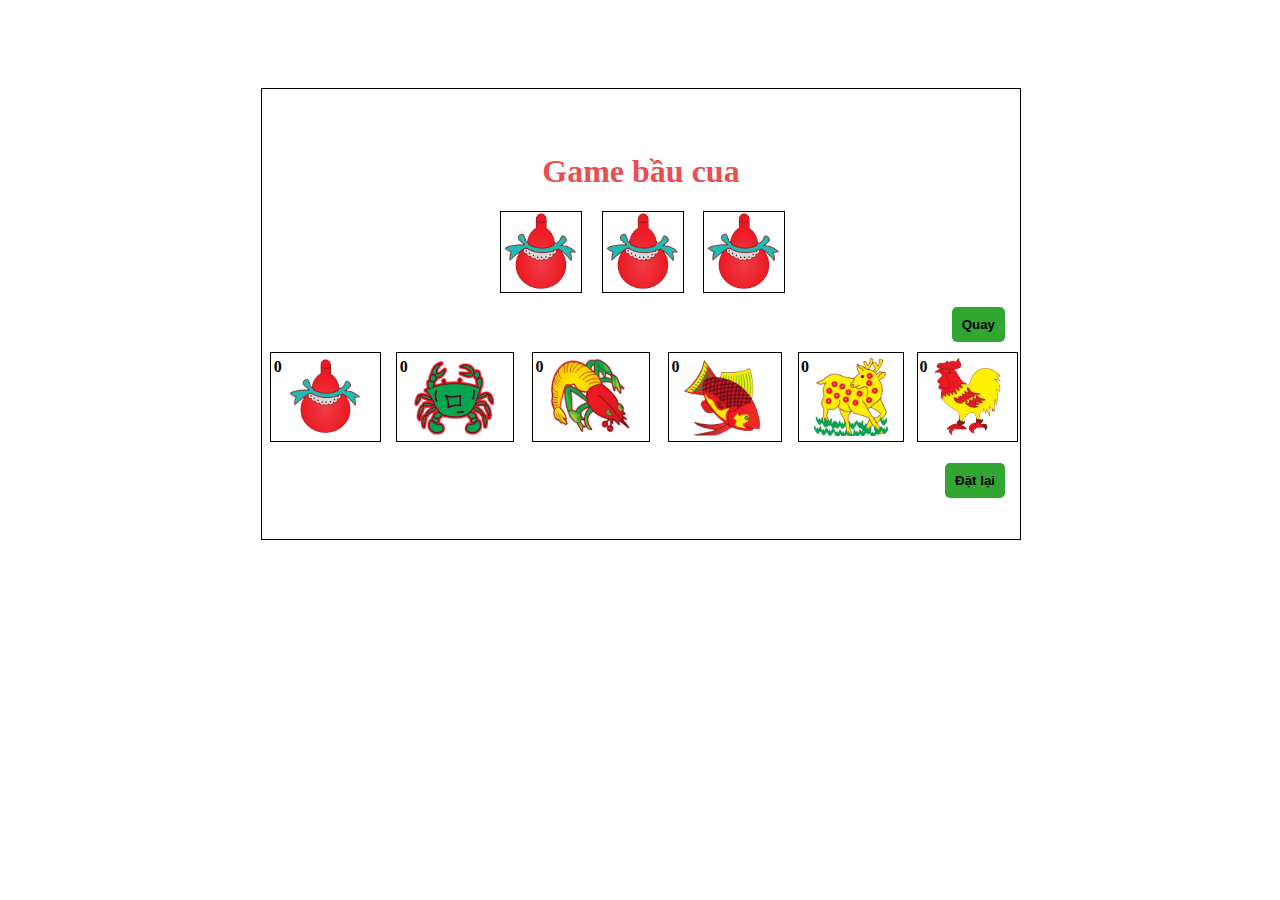
<file: gamebaucua/index.html>
<!DOCTYPE html>
<html lang="en">

<head>
    <meta charset="UTF-8">
    <meta name="viewport" content="width=device-width, initial-scale=1.0">
    <link rel="stylesheet" href="./index.css">
    <title>Game bầu cua</title>
</head>

<body>
    <div class="containers">
        <h1>Game bầu cua</h1>
        <div  class="rolling-container">
            <div id="img1"><img src="./img/bau.png" alt=""></div>
            <div id="img2"><img src="./img/bau.png" alt=""></div>
            <div id="img3"><img src="./img/bau.png" alt=""></div>
        </div>
        <div style="height: 10px;"></div>
            <div>
                 <button id="roll-id" class="btn-roll">Quay</button>
            </div>
            <div style="height: 10px;"></div>
            <div  class="six-container six-img">
                    <div class="data" data-bet="bau">
                        <img src="./img/bau.png" alt="bau">
                        <span class="count">0</span>
                    </div>
                    <div class="data" data-bet="cua">
                        <img src="./img/cua.png" alt="cua">
                        <span class="count">0</span>
                    </div>
                    <div class="data" data-bet="tom">
                        <img src="./img/tom.png" alt="tom">
                        <span class="count">0</span>
                    </div>
                    <div class="data" data-bet="ca">
                        <img src="./img/ca.png" alt="ca">
                        <span class="count">0</span>
                    </div>
                    <div class="data" data-bet="huou">
                        <img src="./img/huou.png" alt="huou">
                        <span class="count">0</span>
                    </div>
                    <div class="data" data-bet="ga">
                        <img src="./img/ga.png" alt="ga">
                        <span class="count">0</span>
                    </div>
            </div>
            <div>
                <button onclick=" reset()" id="btn-reset" class="btn-roll">Đặt lại</button>
            </div>
            <div id="result"></div>

            <script src="index.js"></script>
    </div>
</body>

</html>
</file>
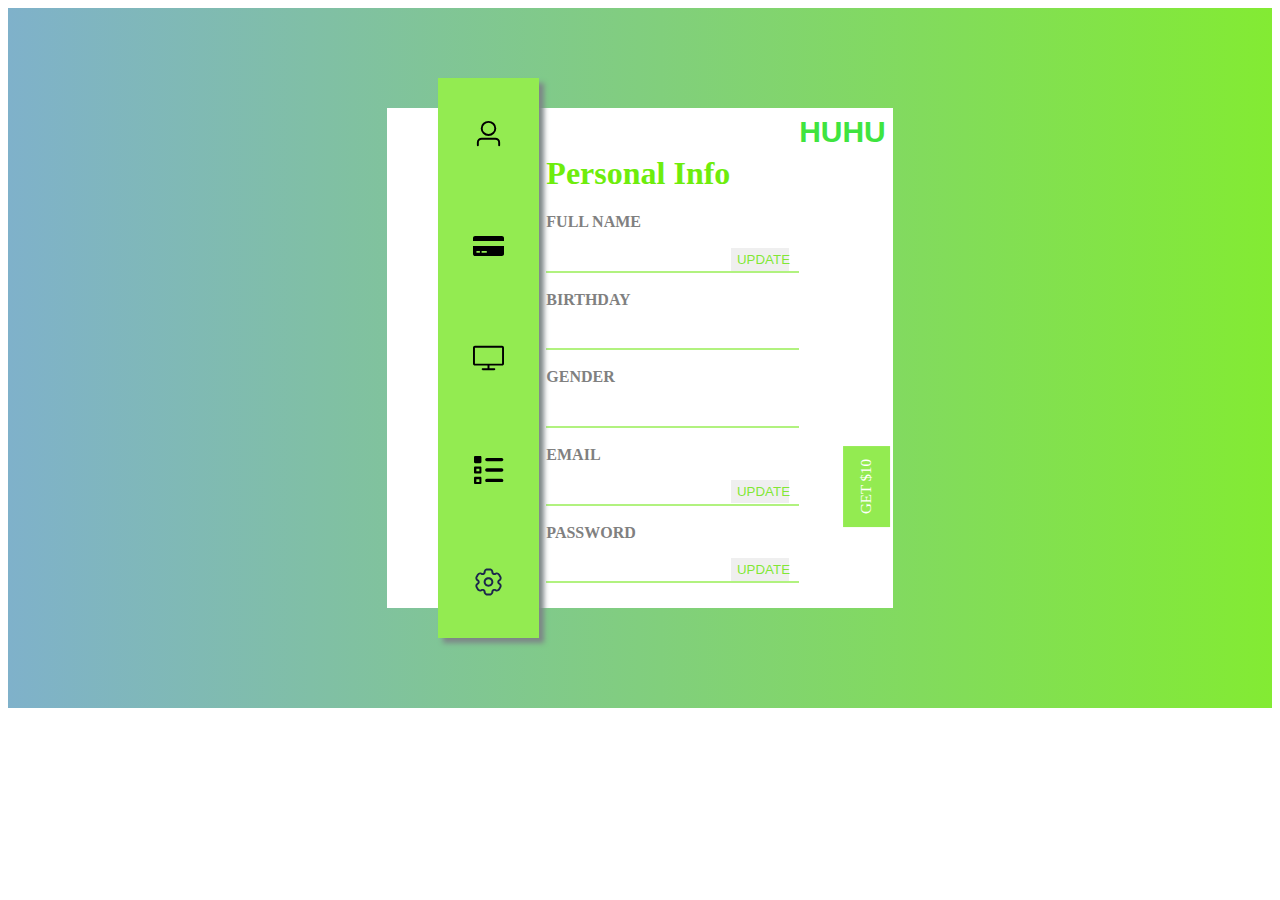
<file: giuaky/giuaky.html>
<!DOCTYPE html>
<html lang="en">

<head>
    <meta charset="UTF-8">
    <meta name="viewport" content="width=device-width, initial-scale=1.0">
    <title>Document</title>
    <link rel="stylesheet" href="./giuaky.css">
</head>

<body>
    <div class="body-color">
        <div class="body-form">
            <div id="header">HUHU</div>
            <form class="form" action="">
                <h1>Personal Info</h1>
                <label for="">FULL NAME</label><br>
                <input type="text"><br>
                <button class="name">UPDATE</button>
                <label for="">BIRTHDAY</label><br>
                <input type="datetime"><br>
                <label for="">GENDER</label><br>
                <input type="text"><br>
                <label for="">EMAIL</label><br>
                <input type="email"><br>
                <button class="mail">UPDATE</button>
                <label for="">PASSWORD</label><br>
                <input type="password">
                <button class="pass">UPDATE</button>
            </form>
        </div>
        <div class="container-img">
            <img src="./icon/user-svgrepo-com.svg" alt="">
            <img src="./icon/credit-card-svgrepo-com.svg" alt="">
            <img src="./icon/screen-desktop-svgrepo-com.svg" alt="">
            <img src="./icon/checklist-svgrepo-com.svg" alt="">
            <img src="./icon/settings-svgrepo-com.svg" alt="">
        </div>
        <div class="tag">
            <p>GET $10</p>
        </div>
    </div>
</body>

</html>
</file>
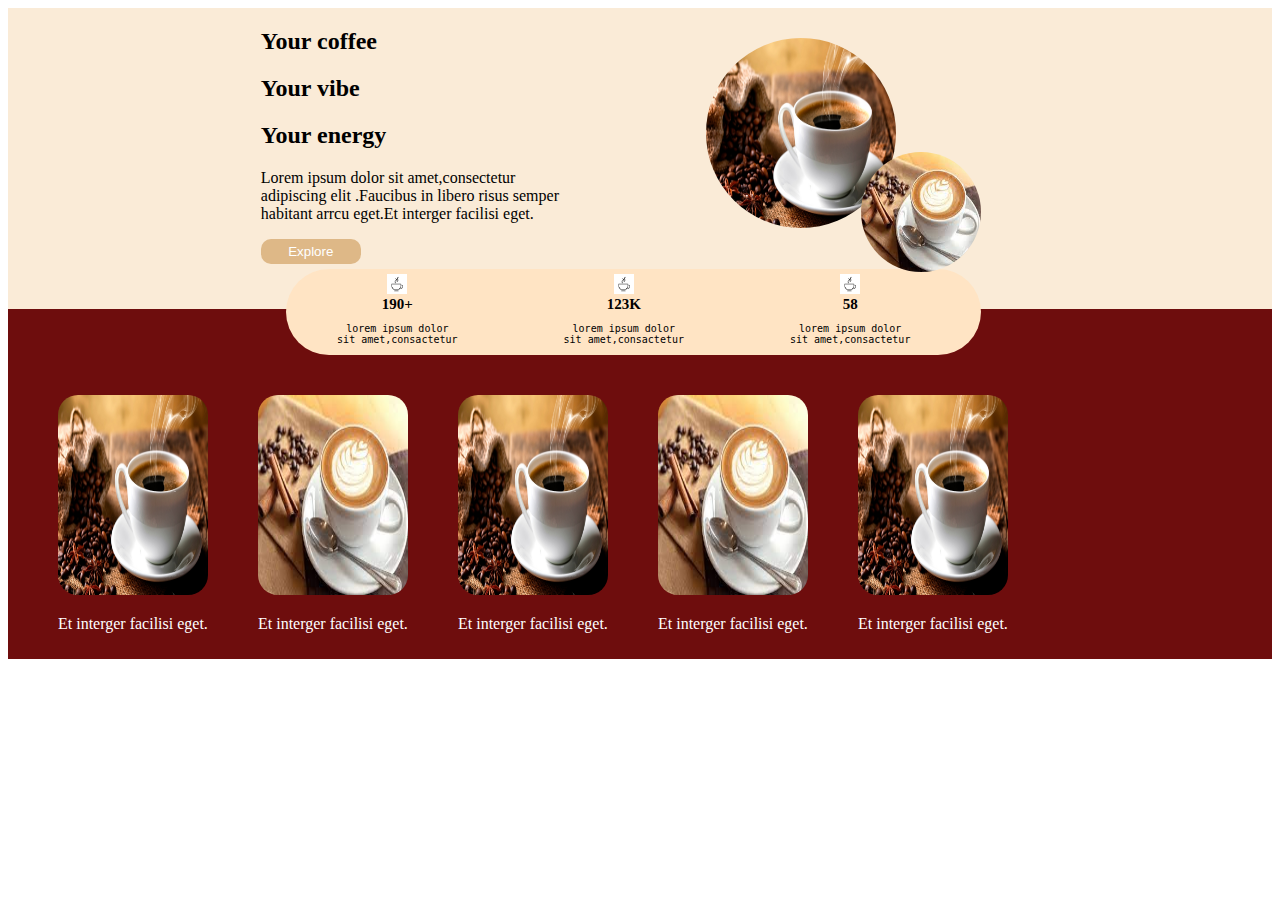
<file: lesson4/lesson4.html>
<!DOCTYPE html>
<html lang="en">
<head>
    <meta charset="UTF-8">
    <meta name="viewport" content="width=device-width, initial-scale=1.0">
    <link rel="stylesheet" href="lesson4.css">
    <title>Document</title>
</head>
<body>
    <div class="flex">
        <div class="box">
            <h2>Your coffee</h2>
            <h2>Your vibe</h2>
            <h2>Your energy</h2>
            <p>Lorem ipsum dolor sit amet,consectetur adipiscing elit
                .Faucibus in libero risus semper habitant arrcu eget.Et 
                interger facilisi eget.
            </p>
            <button class="button" type="submit">Explore</button>
        </div>
            <div class=" box1">
                <img class="coffe img1" src="coffe.jpg"width="120px" height="120px">
                <img class="coffe img2" src="./cf.jpg" width="190px" height="190px">
        </div>
    </div>
    <div style="background-color: rgb(110, 13, 13); height: 350px;">
        <div class="menu">
            <div class="center">
                <img src="./icon cf.jpg" alt="icon" width="20px" height="20px"><br>
                <b style="font-size: 15px;">190+</b>
                <pre>lorem ipsum dolor
sit amet,consactetur</pre>
            </div>
            <div class="center">
                <img src="./icon cf.jpg" alt="icon" width="20px" height="20px"><br>
                <b style="font-size: 15px;">123K</b>
                <pre>lorem ipsum dolor
sit amet,consactetur</pre>
            </div>
            <div class="center">
                <img src="./icon cf.jpg" alt="icon" width="20px" height="20px"><br>
                <b style="font-size: 15px;">58</b>
                <pre>lorem ipsum dolor
sit amet,consactetur</pre>
            </div> 
        </div>
        <div class="container-flex">
            <div class="container-div">
                <img class="container-img" src="./cf.jpg" alt="cofee">
                <p>Et interger facilisi eget.</p>
            </div>
            <div class="container-div">
                <img class="container-img" src="./coffe.jpg" alt="cofee">
                <p>Et interger facilisi eget.</p>
            </div>
            <div class="container-div">
                <img class="container-img" src="./cf.jpg" alt="cofee">
                <p>Et interger facilisi eget.</p>
            </div>
            <div class="container-div">
                <img class="container-img" src="./coffe.jpg" alt="cofee">
                <p>Et interger facilisi eget.</p>
            </div>
            <div class="container-div">
                <img class="container-img" src="./cf.jpg" alt="cofee">
                <p>Et interger facilisi eget.</p>
            </div>
        </div>
    </div>
</body>
</html>
</file>
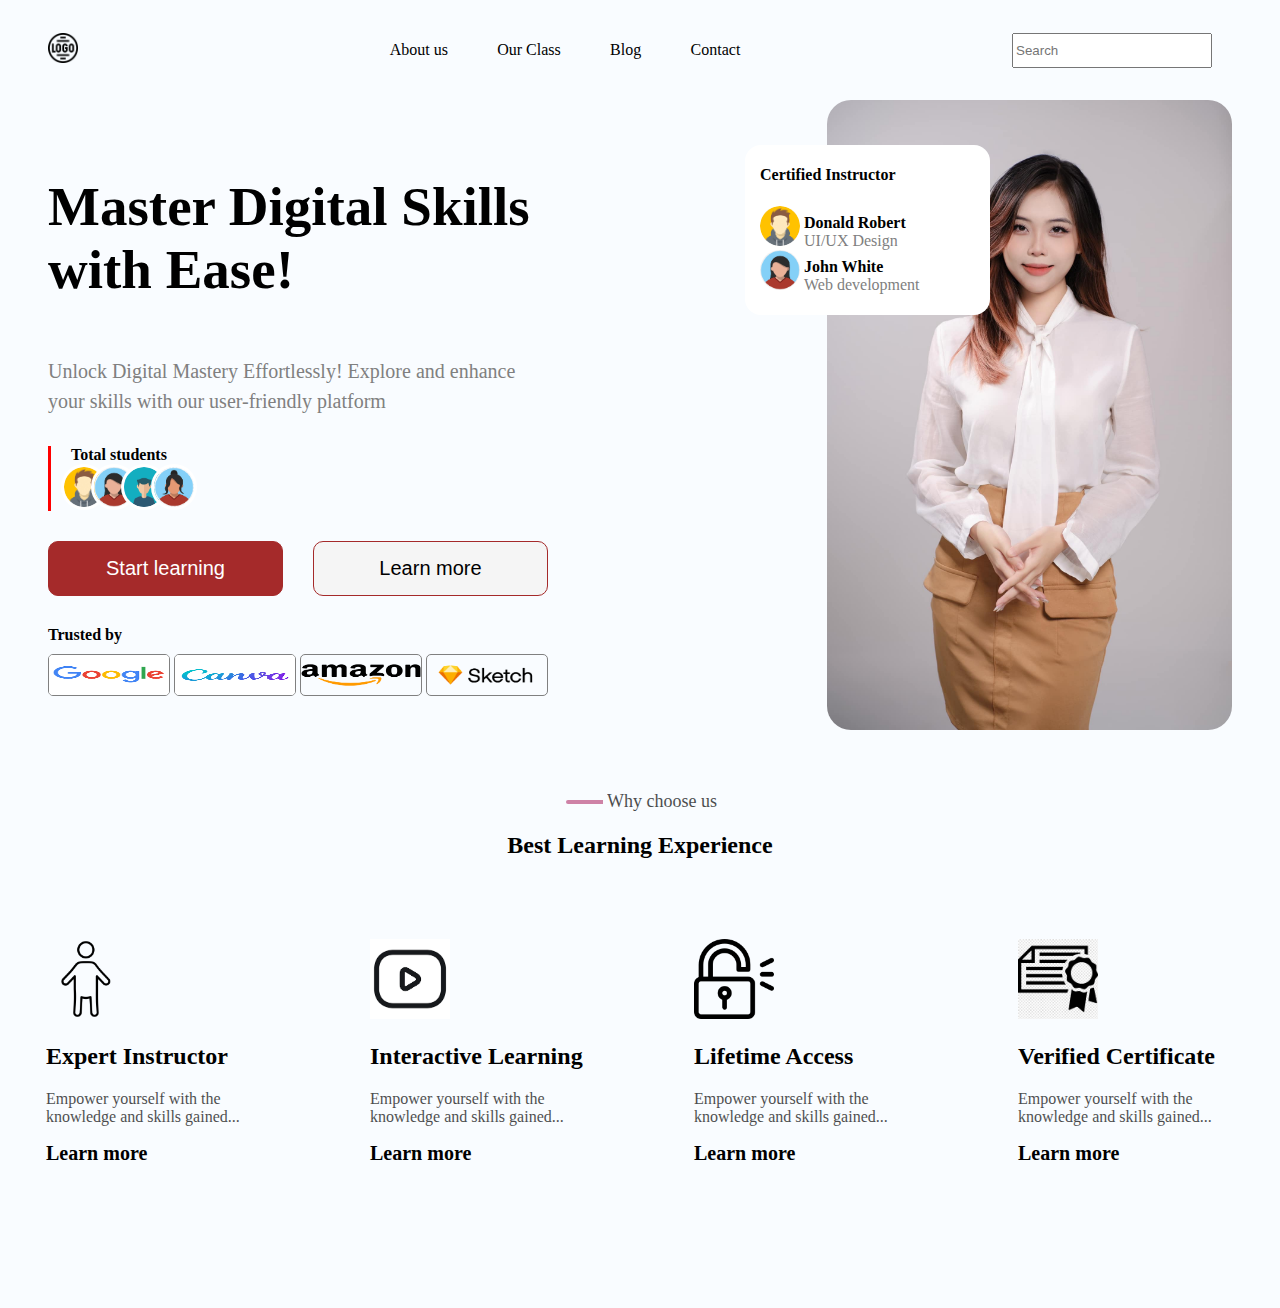
<file: lesson5/lesson5.html>
<!DOCTYPE html>
<html lang="en">
<head>
    <meta charset="UTF-8">
    <meta name="viewport" content="width=device-width, initial-scale=1.0">
    <title>Document</title>
    <link rel="stylesheet" href="./lesson5.css">
    <!-- <link rel="stylesheet" href="https://cdnjs.cloudflare.com/ajax/libs/font-awesome/4.7.0/css/font-awesome.min.css"> -->
</head>
<body>
    <div class="container-header">
        <div class="header-item">
            <img src="./logo.png" alt="logo" style="width: 30px; height: 30px;">
        </div>
        <div class="header-item">
            <ul class="nav">
                <li>About us</li>
                <li>Our Class</li>
                <li>Blog</li>
                <li>Contact</li>
            </ul>
        </div>
        <div class="header-item">
            <input style=" width: 200px;height: 35px;" type="search" placeholder="Search">
        </div>
    </div>
    <div  class="container-header">
        <div class="body-item">
            <h1><pre style="font-size: 55px; font-family: 'Times New Roman', Times, serif;">Master Digital Skills
with Ease!</pre></h1>
            <p style="line-height: 1.5; color: gray; font-size: 20px;">Unlock Digital Mastery Effortlessly! Explore  and enhance your skills with our user-friendly platform</p>
            <div class="container-body">
                <b>Total  students</b>
                <div class="container-img">
                    <img src="./img1.png" alt="img1" style="left: 10px;">
                    <img src="./img2.png" alt="img2" style="left: 40px;">
                    <img src="./img3.png" alt="img3" style="left: 70px;">
                    <img src="./img4.png" alt="img4" style="left: 100px;">
                </div>
            </div>
            <div class="button-decor">
                <button class="button-button" style="color:white; background-color: brown;">Start learning</button>
                <button class="button-button" style="background-color: whitesmoke;">Learn more</button>
            </div>
            <div class="container-logo">
                <b>Trusted by</b>
                <div class="logo">
                    <img src="./gg.png" alt="img1">
                    <img src="./canva.png" alt="img2">
                    <img src="./Amazon.png" alt="img3">
                    <img src="./sketch.png" alt="img4">
                </div>
            </div>
        </div>
        <div class="container-instructor">
            <h4>Certified Instructor</h4>
            <div class="instructor">
                <img src="./img1.png" alt="">
            <div class="instructor1">
                <b>Donald Robert</b>
                <p style="margin: 0; color: gray;">UI/UX Design</p>
            </div>
            </div>
            <div class="instructor">
                <img src="./img2.png" alt="">
            <div class="instructor1">
                <b>John White</b>
                <p style="margin: 0; color: gray;">Web development</p>
            </div>
            </div>
        </div>
        <img class="avatar" src="./chandung.jpeg" alt="">
    </div>
    <div class="content-body">
        <svg width="40" height="27">
            <rect x="3" y="20" rx="2" ry="20" width="70" height="4"
            style="fill:#A4074D;opacity:0.5" />
          Sorry, your browser does not support inline SVG.
          </svg>
          <span style="opacity: 70%; font-size: 18px;">Why choose us</span>
          <h2>Best Learning Experience</h2>  
    </div>
    <div class="container-footer">
        <div class="footer-items">
            <img src="./iconuser.png" alt="user" style="width: 80px; height: 80px;">
            <h2>Expert Instructor</h2>
            <p style="opacity: 70%;">Empower yourself with the knowledge and skills gained...</p>
            <a href="#">Learn more</a>
        </div>
        <div class="footer-items">
            <img src="./youtubeicon" alt="user" style="width: 80px; height: 80px;">
            <h2>Interactive Learning</h2>
            <p style="opacity: 70%;">Empower yourself with the knowledge and skills gained...</p>
            <a href="#">Learn more</a>
        </div>
        <div class="footer-items">
            <img src="./lockicon.jpg" alt="user" style="width: 80px; height: 80px;">
            <h2>Lifetime Access</h2>
            <p style="opacity: 70%;">Empower yourself with the knowledge and skills gained...</p>
            <a href="#">Learn more</a>
        </div>
        <div class="footer-items">
            <img src="./verifiedicon.jpg" alt="user" style="width: 80px; height: 80px;">
            <h2>Verified Certificate</h2>
            <p style="opacity: 70%;">Empower yourself with the knowledge and skills gained...</p>
            <a href="#">Learn more</a>
        </div>
    </div>
</body>
</html>
</file>
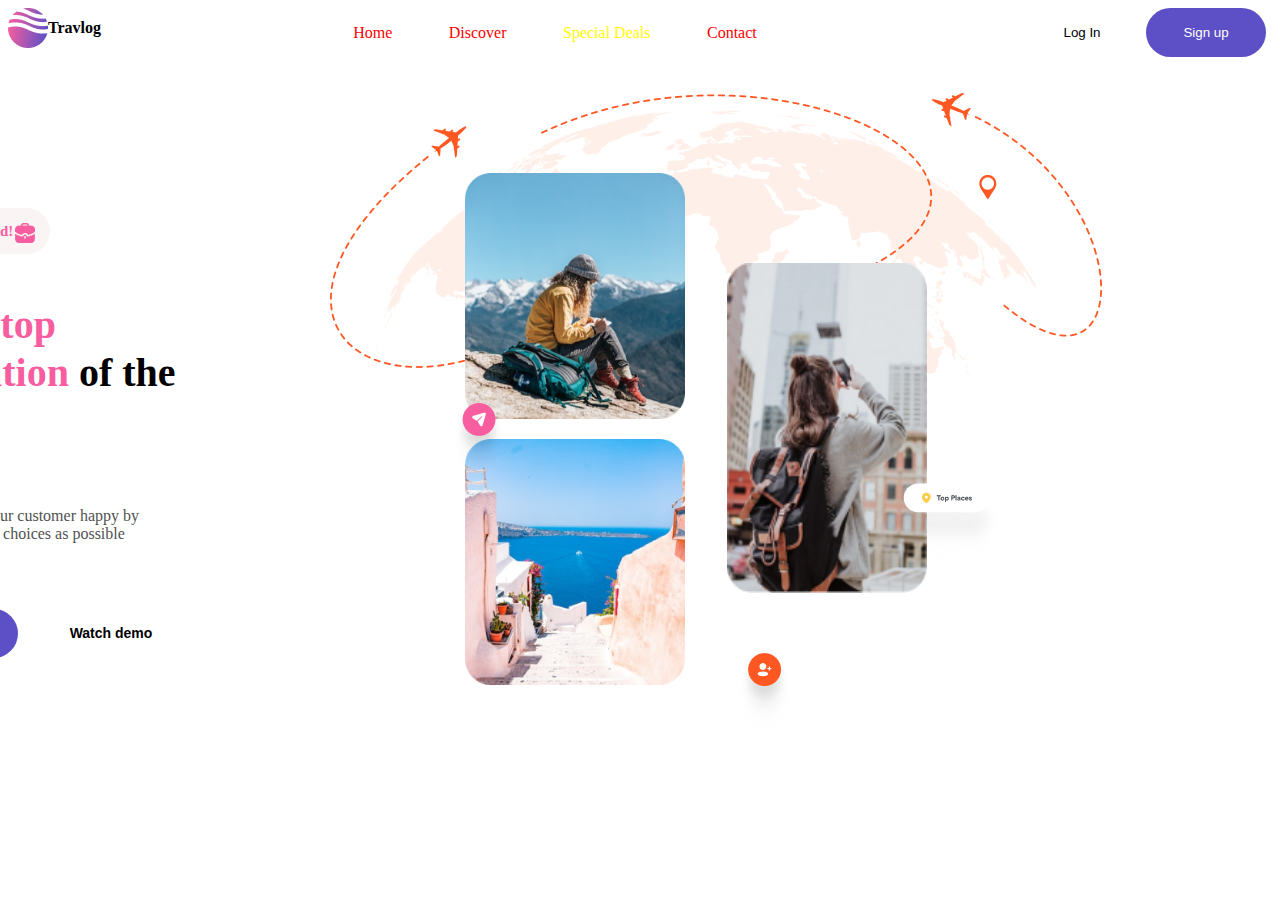
<file: lesson6/lesson6.html>
<!DOCTYPE html>
<html lang="en">

<head>
    <meta charset="UTF-8">
    <meta name="viewport" content="width=device-width, initial-scale=1.0">
    <title>Document</title>
    <link rel="stylesheet" href="./lesson6-phone.css">
    <link rel="stylesheet" href="./tablet.css">
    <link rel="stylesheet" href="./fullscreen.css">
    <style>
        /* CSS class to set text color to red */
        .red-text {
            color: red;
        }

        .red-text-1 {
            color: yellow;
        }
    </style>
</head>

<body>
    <div class="container-header">
        <div class="login">
            <button id="button-login" style="background-color: #FFFFFF;">Log In</button>
            <button id="button-signup" style="color:white;; background-color: #5D50C6;">Sign up</button>
        </div>
        <div class="container-menu">
            <ul class="menu-items" id="menu">
                <script>

                    function Item(item, disabled) {
                        this.item = item;
                        this.disabled = disabled;
                    }
                    const menuItems = [
                        new Item("Home", false),
                        new Item("Discover", false),
                        new Item("Special Deals", true),
                        new Item("Contact", false)
                    ];

                    // Get the ul element by its id
                    const menu = document.getElementById('menu');

                    for (var i = 0; i <= menuItems.length-1; i++) {
                        const li = document.createElement('li');
                        li.textContent = menuItems[i].item;
                        li.classList.add(!menuItems[i].disabled ? 'red-text' : 'red-text-1')
                        menu.appendChild(li);
                    }

                </script>
            </ul>
        </div>
        <div class="header-items">
            <img src="./img/logo.png" alt="logo">
            <h4>Travlog</h4>
        </div>
        <div class="header-items screen">
            <img src="./img/nav.png" alt="nav">
        </div>
    </div>
    <div class="fullscreen-container">
        <div class="container-img">
            <div class="img-items">
                <img id="img1" src="./img/tablet 1.png" alt="">
                <img id="img1" src="./img/tablet 2.png" alt="">
                <img id="messicon" src="./img/Frame 16.png" alt="">
            </div>
            <div class="img-items2">
                <img id="hinh3" src="./img/Rectangle 3.png" alt="">
                <img id="usericon" src="./img/Frame 17.png" alt="">
                <img id="place" src="./img/Frame 18.png" alt="">
            </div>
        </div>
        <div class="body-container">
            <div class="body-items">
                <p>Explore the world!</p>
                <img src="./img/work 1.png" style="width: 24px; height: 24px; padding-top: 3px;" alt="">
            </div>
            <h1>Travel <span style="color: #F85E9F;">top destination</span> of the world</h1>
            <p style="opacity: 70%;">We always make our customer happy by providing as many choices as possible </p>
            <div class="button-button">
                <button id="button-footer" type="submit" style="color:white;; background-color: #5D50C6;">Get
                    Start</button>
                <button id="button-footer-1" type="button" style="background-color: #FFFFFF;">Watch demo</button>
            </div>
        </div>
    </div>
</body>

</html>
</file>
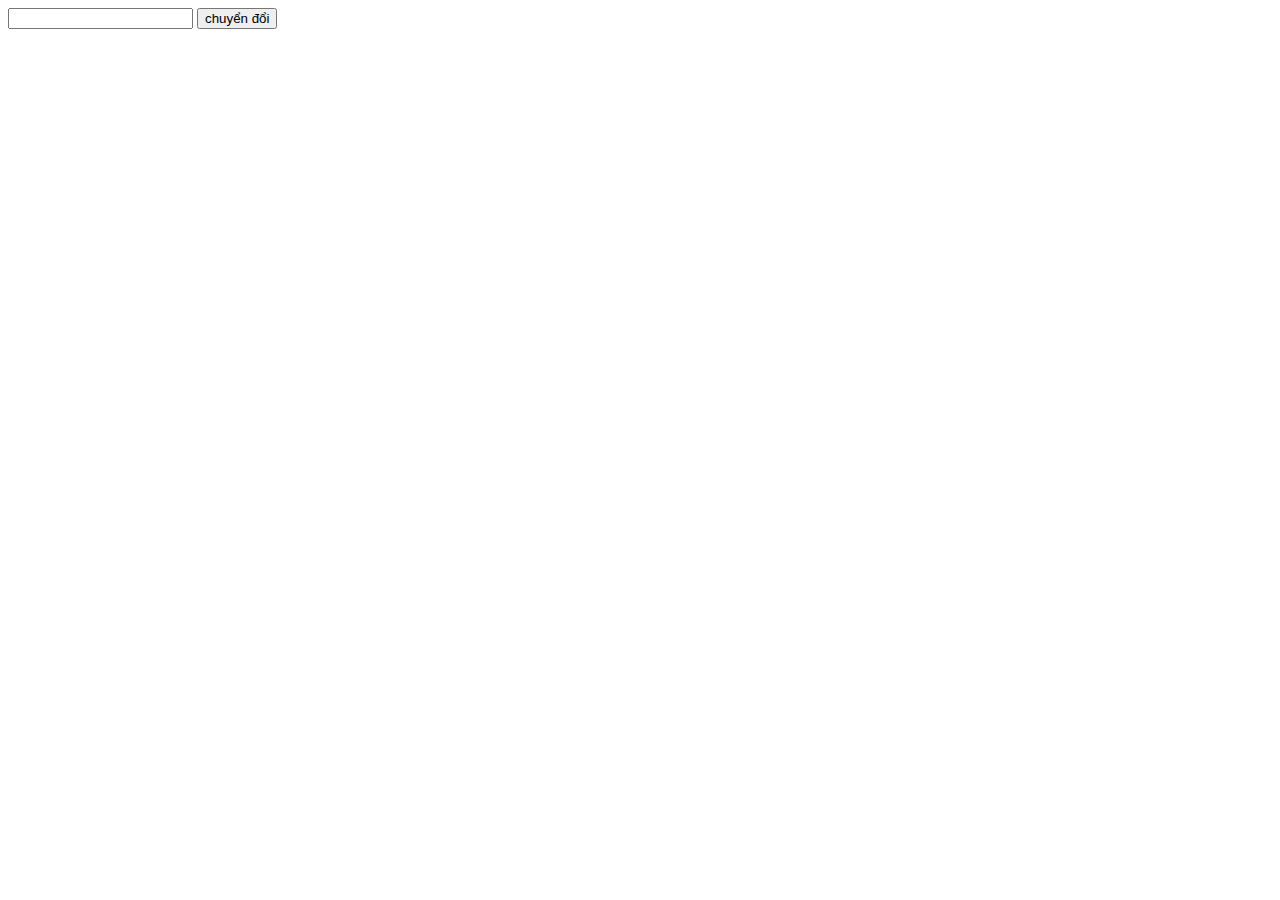
<file: lesson7/lesson7.html>
<!DOCTYPE html>
<html lang="en">

<head>
    <meta charset="UTF-8">
    <meta name="viewport" content="width=device-width, initial-scale=1.0">
    <title>Document</title>
</head>

<body>
    <script>
        //câu 2
        // var S = 12345;
        //     let gio = (S - S % 3600) / 3600;
        //     let phut = ((S % 3600) - (S % 3600) % 60) / 60;
        //     let giay = S - phut * 60 - gio * 3600;
        //     let result =  gio + " giờ, " + phut + " phút, " + giay + " giây";
        //     console.log(result)
        // function math(){
        //     let S = document.getElementById("second").value;
        //     let gio = (S - S % 3600) / 3600;
        //     let phut = ((S % 3600) - (S % 3600) % 60) / 60;
        //     let giay = S - phut * 60 - gio * 3600;
        //     document.getElementById("result").innerHTML = gio + " giờ, " + phut + " phút, " + giay + " giây";
        // }
        //         <input type="number" id="second">
        //         <button type="button" onclick="math()">chuyển đổi</button>
        //         <p id="result"></p>
        //------------------------------------------------------------------
        // câu 1
        // function math() {
        //     let L = parseInt(document.getElementById("_length").value);
        //     var W = parseInt(document.getElementById("_width").value);
        //     var chuvi = 2 * (L + W);
        //     let dientich = L * W;
        //     document.getElementById("result").innerHTML = " Chu vi = " + chuvi + "<br>" + " Diện tích= " + dientich;
        //     <input type="number" id="_length">
        //         <input type="number" id="_width">
        //             <button type="button" onclick="math()">chuyển đổi</button>
        //             <p id="result"></p>
        // }
        //------------------------------------------------------------------
        //câu 3
        // function math() {
        //     let L = parseInt(document.getElementById("_length").value);
        //     let W = parseInt(document.getElementById("_width").value);
        //     var luythua = Math.pow(L, W);
        //     document.getElementById("result").innerHTML = L + " ^ " + W + " = " + luythua;
        //     <input type="number" id="_length">
        //         <input type="number" id="_width">
        //             <button type="button" onclick="math()">chuyển đổi</button>
        //             <p id="result"></p>
        // }
        //------------------------------------------------------------------
        //câu 4
        // function math() {
        //     let L = parseInt(document.getElementById("_length").value);
        //     let W = parseInt(document.getElementById("_width").value);
        //     let N = parseInt(document.getElementById("_sum").value);
        //     var trungbinhcong = (L + W + N) / 3;
        //     document.getElementById("result").innerHTML = "trung bình cộng của " +
        //         "(" + L + "+" + W + "+" + N + ")" + "/3" + "=" + trungbinhcong;
        //     <input type="number" id="_length">
        //         <input type="number" id="_width">
        //             <input type="number" id="_sum">
        //                 <button type="button" onclick="math()">chuyển đổi</button>
        //                 <p id="result"></p>
        // }
        //------------------------------------------------------------------
        //câu 6
        // function math() {
        //     let L = parseInt(document.getElementById("_length").value);
        //     let W = parseInt(document.getElementById("_width").value);
        //     let N = parseInt(document.getElementById("_sum").value);
        //     if (L > W, L > N) {
        //         document.getElementById("result").innerHTML = "true";
        //     } else {
        //         document.getElementById("result").innerHTML = "false";
        //     }
        // }
        // <input type="number" id="_length">
        //     <input type="number" id="_width">
        //         <input type="number" id="_sum">
        //             <button type="button" onclick="math()">chuyển đổi</button>
        //             <p id="result"></p>
        //------------------------------------------------------------------
        //câu 7
        // function math() {
        //     let L = parseInt(document.getElementById("_length").value);
        //     let W = parseInt(document.getElementById("_width").value);
        //     if (L == W) {
        //         document.getElementById("result").innerHTML = "true";
        //     } else {
        //         document.getElementById("result").innerHTML = "false";
        //     }
        // }
        // <input type="text" id="_length">
        //     <input type="text" id="_width">
        //         <button type="button" onclick="math()">chuyển đổi</button>
        //         <p id="result"></p>
        //------------------------------------------------------------------
        //câu 8
        // function math() {
        //     let L = parseInt(document.getElementById("_length").value);
        //     if (L >= 0) {
        //         document.getElementById("result").innerHTML = "true";
        //     } else {
        //         document.getElementById("result").innerHTML = "false";
        //     }
        // }
        // <input type="number" id="_length">
        //     <button type="button" onclick="math()">chuyển đổi</button>
        //     <p id="result"></p>
         //------------------------------------------------------------------
        //câu 9
        function math() {
            let L = parseInt(document.getElementById("_length").value);
            if (L % 400 == 0 || L %4 ==0 && L %100 !=0) {
                document.getElementById("result").innerHTML = "true";
            } else {
                document.getElementById("result").innerHTML = "false";
            }
        }
    </script>
    <input type="number" id="_length">
    <button type="button" onclick="math()">chuyển đổi</button>
    <p id="result"></p>
</body>

</html>
</file>
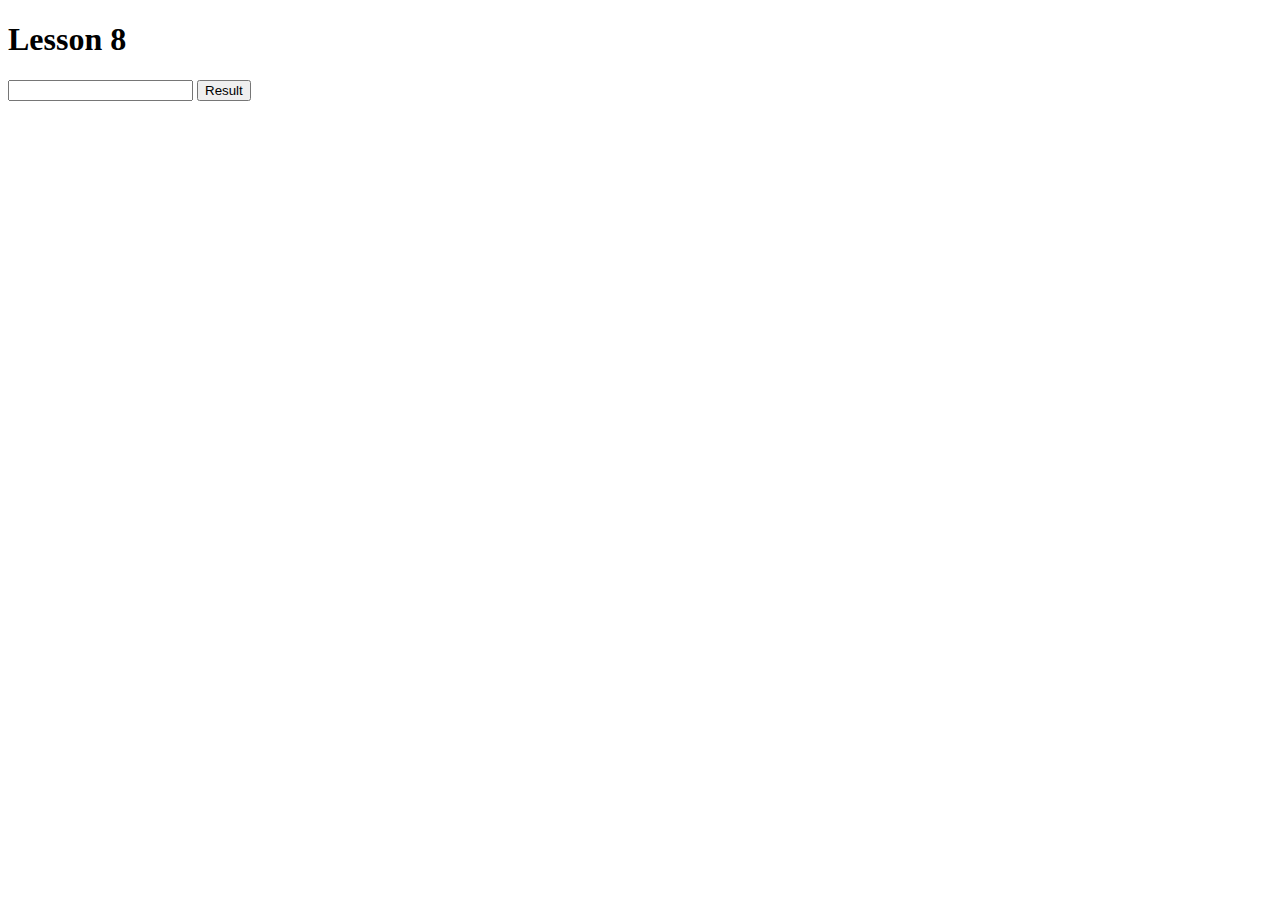
<file: lesson8/lesson8.html>
<!DOCTYPE html>
<html lang="en">
<head>
    <meta charset="UTF-8">
    <meta name="viewport" content="width=device-width, initial-scale=1.0">
    <title>Lesson 8</title>
</head>
<body>
    <h1>Lesson 8</h1>
    <script>
        //câu 4--------------------------------------------
        // for(let i=2;i<10;i++){
        //     for(let j=1;j<=10;j++){
        //          console.log(`${i} x ${j} =`, i*j)
        //     }
        // }

        //câu 1--------------------------------------------
        // let j =0;
        // for(let i=0;i<=100;i++){
        //     j=i+j;
        // }
        // console.log(j);
        
        //câu 2--------------------------------------------
        // for(let i=0;i<=100;i++){
        //     if(i%3 ==0 && i%5==0){
        //         console.log(i);
        //     }
        // }

        //câu 3--------------------------------------------
        // let n = 5;
        // let m =1;  
        // for(var i=1;i<=n;i++){
        //     m *=i ;
         
        // }
        // console.log(m)
    //     function myfnc(){
    //        let so = parseInt(document.getElementById("num").value);
    //        let so1 = 1;
    //        for(let i=1; i <= so ;i++){
    //         so1 *= i;
    //         document.getElementById("ketqua").innerHTML=so1;
    //        }
    //        document.getElementById("ketqua").innerHTML=so1;
    //     }
    // <input id="num" type="number">
    // <button type="button" onclick="myfnc()">Result</button>
    // <p id="ketqua"></p>
    function myfnc() {
    let num = parseInt(document.getElementById("num").value);
    let m = "";
    if (num === 0) {
        m = "0";
    } else {
        while (num > 0) {
            let n = num % 2;
            m = n + m; 
            num = Math.floor(num/2 );
        }
    }
    document.getElementById("ketqua").innerHTML =m;
}
     </script>
     <input id="num" type="number">
     <button type="button" onclick="myfnc()">Result</button>
     <p id="ketqua"></p>
</body>
</html>
</file>
<file: gamebaucua/index.css>
.containers {
    width: 60%;
    height: 450px;
    margin-left: 20%;
    margin-top: 7%;
    border: 1px solid;
    display: flex;
    flex-direction: column;
    justify-content: center;
}
h1{
    text-align: center;
    color: rgb(233, 79, 79);
}
.rolling-container {
    width: 40%;
    height: auto;
    margin-left: 30%;
}

.rolling-container img {
    width: 80px;
    height: 80px;
    border: 1px solid;
    margin-left: 2%;
}

.data {
    cursor: pointer;
    position: relative;
    transition: transform 0.3s;
}

.data img {
    width: 200px;
    height: 200px;
    border: 1px solid;
    transition: transform 0.3s;
}
.data:hover img {
    transform: scale(1.1);
}
.data:hover span {
    font-size: 18px;
    transition: transform 0.5s step-end;
}
.count {
  position: absolute;
  top: 5%;
  left: 5%;
  font-weight: bolder;
  transition: transform 0.3s ease-in-out;
}
.count span{
    transition: transform 0.3s ease-in-out;
}
.six-container img {
    width: 70%;
    height: 70%;
    margin-left: 2%;
}

.six-container,
.rolling-container {
    display: flex;
    justify-content: space-around;
}

.six-img img {
    padding: 5px 15px;
}

.btn-roll {
    font-weight: bolder;
    background-color: rgb(49, 166, 49);
    border-radius: 5px;
    padding: 10px;
    border: none;
    float: right;
    margin-right: 2%;
}
.btn-roll:hover{
    background-color:  rgb(80, 227, 80);;
}
.btn-roll:disabled{
    background-color: rgb(49, 166, 49);
}
</file>
<file: giuaky/giuaky.css>
.body-color{
    background-image: linear-gradient(to right, rgba(0,100,150,0.5), rgba(100,230,0,0.8));
    height: 700px;
    display: flex;
    justify-content: space-around;
    align-items: center;
    align-content: center;
    position: relative;
}
#header{
    margin-top: 7px;
    margin-right: 7px;
    font-size: 30px;
    color: rgb(63, 228, 63);
    font-weight: bolder; 
    font-family:sans-serif;
}
.body-form{
    width: 40%;
    height: 500px;
    text-align: center;
    background-color: white;
    justify-content: space-around;
    display: flex;
    flex-direction: row-reverse;
    justify-content: end;
    /* align-items: center; */
}
.form{
width: 50%;
height: 90%;
text-align: start;
margin-top: 5%;
display: flex;
flex-direction: column;
position: relative;
}
input{
    border: none;
    height: 10%;
    border-bottom: 2px solid rgba(100,230,0,0.5) ;
    outline: none;
}
h1{
    color: rgb(110, 237, 12);
}
label{
    font-weight: bolder;
    color: gray;
}
button{
    width: 23%;
    height: 5%;
    border: none;
    color: rgba(100,230,0,0.8) ;
}
.name{
    position: absolute;
    top: 115px;
    right: 10px;
}
.mail{
    position: absolute;
    top: 347px;
    right: 10px;
}
.pass{
    position: absolute;
    top: 425px;
    right: 10px;
}
img{
    width: 30%;
}
img:hover{
    filter: brightness(0) saturate(100%) invert(41%) sepia(97%) 
    saturate(738%) hue-rotate(128deg) brightness(91%) contrast(92%);
}
.container-img{
    display: flex;
    flex-direction: column;
    align-items: center;
    justify-content: space-around;
    border: 1px solid;
    width: 8%;
    height: 80%;
    position: absolute; 
    right: 58%;
    background-color:  rgb(147, 235, 81);
    border: none;
    box-shadow: 5px 5px 5px rgb(125, 134, 135);
}
.tag{
    position: absolute;
    background-color: rgb(147, 235, 81);
    padding: 0px 13px;
    top: 65%;
    right: 28.9%;
    rotate: -90deg;
    color: white;
    font-size: 15px;
}
.tag:hover{
    rotate: 0deg;
    background-color: rgb(42, 225, 76);
}
</file>
<file: lesson4/lesson4.css>
.flex{
    display: flex;
    background-color: antiquewhite;
}
h2{
    font-family: Georgia, 'Times New Roman', Times, serif;
    font-weight: 30px;
}
.box{ 
    width: 30%;
    margin-left:20%;
    padding-bottom: 45px;
}
.box1{  
    width: 70%;
    position: relative;
}
.img1{
    border-radius: 100%;
    position: absolute;
    top: 48%;
    left: 42%;
    z-index: 1;
}
.img2{
    border-radius: 100%;
    position: absolute;
    top: 10%;
    left: 20%;
}
.button{
    border-radius: 10px;
    padding: 5px;
    width: 100px;
    background-color: burlywood;
    color: white;
    border: none;
}
.menu{
    background-color:bisque;
    width: 55%;
    border-radius: 50px;
    position: relative;
    left: 22%;
    bottom: 40px;
}
.center{
    font-size: 10px;
    display: inline-block;
    width: 32%;
    text-align: center;
    padding-top: 5px;
}
.slide {
    display: inline-block;
    width: 100%;
}
.slide1{
    display: inline-block;
    width: 20px;
    margin-left: 5px;
}
.container-flex{
    display: flex;
    width: 100%;  
}
.container-div{  
    margin-left: 50px;
    color: white;
}
.container-img{
    width: 150px; 
    height: 200px;
    border-radius: 20px; 
}
</file>
<file: lesson5/lesson5.css>
body{
    background-color: #F9FCFF;
}
.container-header{
    display: flex;
    justify-content: space-between;
    margin: 0 40px;
    margin-top: 25px;
}
.header-item {
   align-content: center;
   padding-right: 20px;
}
.nav{
    width: 400px;
    list-style-type: none;
    display: inline-flex;
    justify-content: space-around;
}
.body-item{
    width:500px;
    margin-top: 20px;
}
.container-body{
    padding-left: 20px;
    border-left: 3px solid red;
    position: relative;
    height: 65px;
    margin-top: 30px;
}
.container-img img{
    display: inline-flex;
    border-radius: 50px;
    border: 3px solid white;
    width: 40px;
    height: 40px;
    position: absolute;
}
.button-decor{
    display: flex;
    justify-content: space-between;
    width: 500px;
    margin-top: 30px;
}
.button-button{
    width: 235px;
    height: 55px;
    border-radius: 10px;
    font-size: 20px;
    border: 1px solid brown;
}
.container-logo{
    margin-top: 30px;
}
.logo img{
    display: inline-flex; 
    border: 1px solid gray;
    border-radius: 5px;
    width: 120px;
    height: 40px;
    margin-top: 10px;
}
.container-instructor{
    width: 230px;
    height: 170px;
    padding-left: 15px;
    position: relative;
    left: 180px;
    top: 45px;
    border-radius: 16px;
    background-color: white;
}
.instructor > img{
    display: inline-block;
    width: 40px;
    height: 40px;
    border-radius: 50px;   
}
.instructor1{
    display: inline-block;
    margin-top: 0;
    padding: 10 px;
}
.avatar{
    width: 405px;
    height: 630px;
    border-radius: 24px;
}
.content-body{
    text-align: center;
    margin-top: 50px;
}
.container-footer{
    display: flex;
    justify-content: space-around;
    height: 361px;
    gap:    32px;
    margin-top: 80px;
}
.footer-items{
    width: 216px;
    height: 361px;
}
a{
    text-decoration: none;
    color: black;
    font-size: 20px;
    font-weight: 700;
}
</file>
<file: lesson6/lesson6-phone.css>
@media (max-width: 530px){
    .container-header{
        display: flex;
        justify-content: space-between;
    }
    .header-items {
        display: flex;
        width: 40px;
        height: 40px;
        align-items: center;
    }
    .login{
        display: none;
    }
    .container-menu{
        display: none;
    }
    .container-img{
        background-image: url('./img/layer.png');
        width: 397px;
        height: 380px;
        background-repeat: no-repeat;
        margin-top: 60px;
        margin-left: 50px;
        display: flex;
    }
    .img-items {
        position: relative;
        width: 140px;
        height: 325px;
        display: flex;
        flex-direction: column;
        margin-top: 50px;
        margin-left: 55px;
    }
    #img1{
        width: 140px;
        height: 154px;
        padding-bottom: 20px;
    }
    .img-items2{
        position: relative;
        margin-top: 95px;
        margin-left: 15px;
    }
    #messicon{
        position: absolute;
        top: 140px;
        right: 110px;
    }
    #usericon{
        position: absolute;
        top: 250px;
        right: 50px;
    }
    #place{
        position: absolute;
        top: 150px;
        left: 100px;
    }
    .body-container{
        display: block;
        text-align: center;
    }
    .body-items {
        display: flex;
        flex-direction: row;
        width: 224px;
        height: 56px;
        color: #F85E9F;
        font-size: 14px;
        font-weight: 700;
        align-items: center;
        justify-content: center;
        margin-left: 170px;
        background-color: #faf4f4;
        border-radius: 100px;
    }
    h1, span{
        font-size: 40px;
        font-weight: 700;
        line-height: 48px;
    }
    .button-button {
        display: flex;
        flex-direction: column; 
        align-items: center;
        gap: 24px;
    }
    button{
        width: 398px;
        height: 65px;
        border-radius: 100px;
        border: none;
        font-size: 14px;
        font-weight: 700;
    }
    button:hover {
        background-color:#F85E9F !important;
        color: white;
    }
}
</file>
<file: lesson6/tablet.css>
@media(max-width: 820px) and (min-width:530px){
        .container-header{
            display: flex;
            flex-direction: row-reverse;
            justify-content:space-between;
        }
        .header-items {
            display: flex;
            width: 40px;
            height: 40px;
            align-items: center;
        }
        .container-menu{
            display: none;
        }
        .login{
            width: 250px;
            height: 49px;
        }
        #button-login , #button-signup{
            width: 120px;
            height: 49px;
            border-radius: 100px;
            padding: 16px 32px;
            border: none;
        }
        .container-img{
            display: flex;
            justify-content: center;
            background-image: url('./img/tablet.png');
            width: 772px;
            height: 680px;
            background-repeat: no-repeat;
            margin-top: 60px;
            margin-left: 20px;
            display: flex;
        }
        .img-items {
            display: flex;
            justify-content: center;
            position: relative;
            width: 410px;
            height: 532px;
            display: flex;
            flex-direction: column;
            margin-top: 80px;
            margin-left: 135px;
        }
        #img1{
            width: 220px;
            height: 250px;
            padding-bottom: 20px;
        }
        .img-items2{
            justify-content: center;
            position: relative;
            margin-top: 170px;
            margin-right: 175px;
        }
        #hinh3{
            width: 200px;
            height: 330px;
        }
        #messicon{
            position: absolute;
            top: 230px;
            right: 215px;
        }
        #usericon{
            position: absolute;
            top: 420px;
            right: 130px;
        }
        #place{
            position: absolute;
            top: 220px;
            left: 160px;
        }
        .body-container{
            display: block;
            text-align: center;
        }
        .body-items {
            display: flex;
            flex-direction: row;
            width: 224px;
            height: 56px;
            color: #F85E9F;
            font-size: 14px;
            font-weight: 700;
            align-items: center;
            justify-content: center;
            margin-left: 270px;
            background-color: #faf4f4;
            border-radius: 100px;
        }
        h1, span{
            font-size: 40px;
            font-weight: 700;
            line-height: 48px;
        }
        .button-button {
            display: flex;
            flex-direction: column; 
            align-items: center;
            gap: 24px;
        }
        #button-footer , #button-footer-1{
            width: 398px;
            height: 65px;
            border-radius: 100px;
            border: none;
            font-size: 14px;
            font-weight: 700;
        }
        button:hover {
            background-color:#F85E9F !important;
            color: white;
        }
}
</file>
<file: lesson6/fullscreen.css>
@media(min-width:820px){
        .container-header{
            display: flex;
            flex-direction: row-reverse;
            justify-content:space-between;
        }
        .header-items {
            display: flex;
            width: 40px;
            height: 40px;
            align-items: center;
        }
        .screen{
            display: none;
        }
        .login{
            width: 250px;
            height: 49px;
        }
        .container-menu{
            display: flex;
            justify-content:space-around;
            width: 500px;
        }
        .menu-items {
            display: flex;
            width: 490px;
            justify-content: space-around;
            list-style-type: none;
            font-size: 16px;
        }
        #button-login , #button-signup{
            width: 120px;
            height: 49px;
            border-radius: 100px;
            padding: 16px 32px;
            border: none;
        }
        .container-img{
            display: flex;
            justify-content: center;
            background-image: url('./img/tablet.png');
            width: 772px;
            height: 680px;
            background-repeat: no-repeat;
            margin-top: 35px;
            margin-right: 170px;
        }
        .img-items {
            display: flex;
            justify-content: center;
            position: relative;
            width: 410px;
            height: 532px;
            display: flex;
            flex-direction: column;
            margin-top: 80px;
            margin-left: 135px;
        }
        #img1{
            width: 220px;
            height: 250px;
            padding-bottom: 20px;
        }
        .img-items2{
            justify-content: center;
            position: relative;
            margin-top: 170px;
            margin-right: 175px;
        }
        #hinh3{
            width: 200px;
            height: 330px;
        }
        #messicon{
            position: absolute;
            top: 230px;
            right: 215px;
        }
        #usericon{
            position: absolute;
            top: 390px;
            right: 130px;
        }
        #place{
            position: absolute;
            top: 220px;
            left: 160px;
        }
        .body-container{
            display: flex;
            flex-direction: column;
            justify-content: space-between;
            width: 300px;
            height: 450px;
            margin-right: 150px;
            margin-top: 150px;
        }
        .body-items {
            display: flex;
            flex-direction: row;
            width: 170px;
            height: 46px;
            color: #F85E9F;
            font-size: 15px;
            font-weight: 700;
            align-items: center;
            justify-content: center;
            background-color: #faf4f4;
            border-radius: 100px;
        }
        h1, span{
            font-size: 40px;
            font-weight: 700;
            line-height: 48px;
        }
        .button-button {
            display: flex;
            padding-top: 30px;
            align-items: center;
            gap: 24px;
        }
        #button-footer , #button-footer-1{
            width: 141px;
            height: 49px;
            border-radius: 100px;
            border: none;
            font-size: 14px;
            font-weight: 700;
        }
        button:hover {
            background-color:#F85E9F !important;
            color: white;
        }
        .fullscreen-container{
            display: flex;
            flex-direction: row-reverse;
        }
}
</file>
